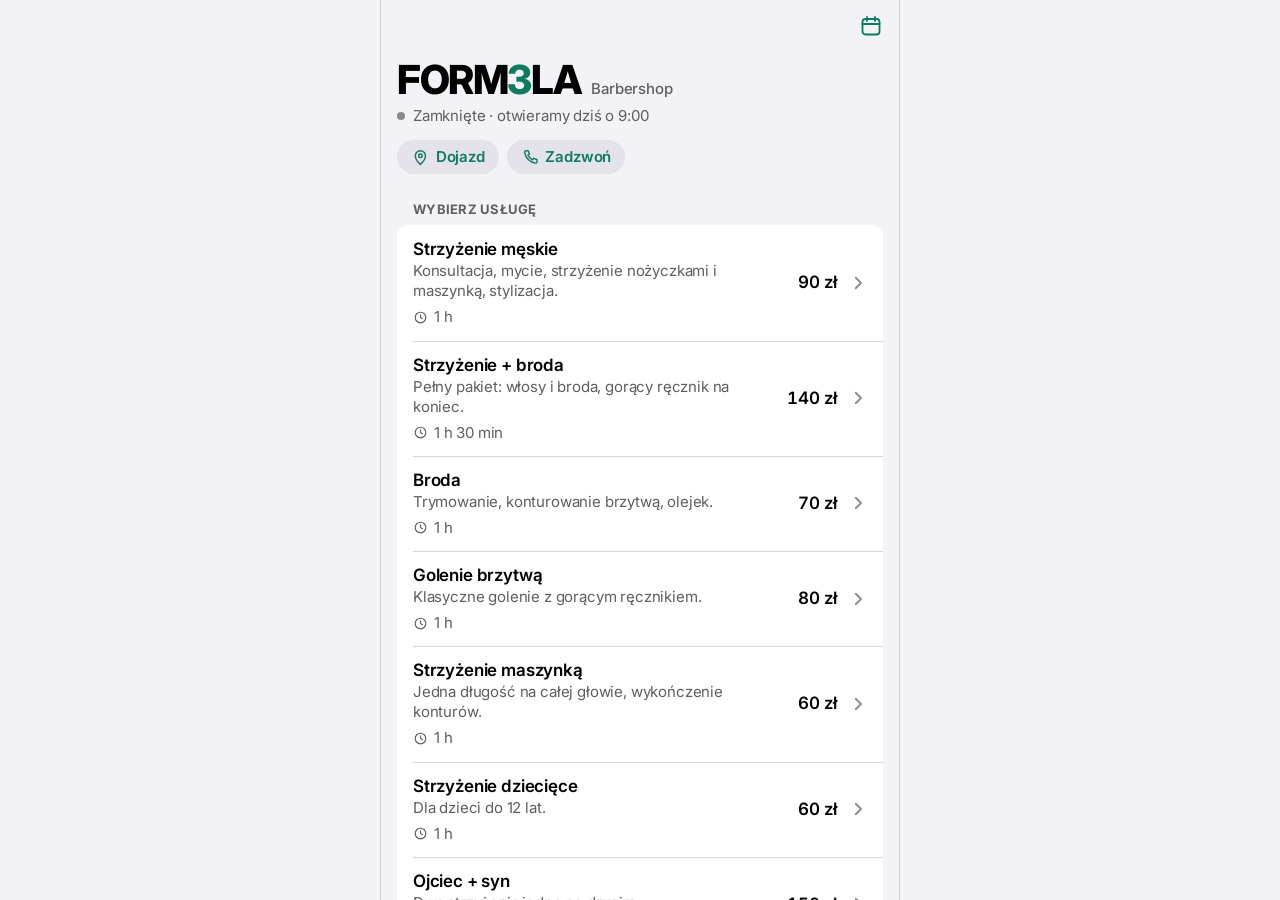
<file: index.html>
<!doctype html>
<html lang="pl">
<head>
  <meta charset="utf-8">
  <meta name="viewport" content="width=device-width, initial-scale=1, viewport-fit=cover">
  <title>FORM3LA — Rezerwacja wizyty</title>
  <meta name="description" content="Zarezerwuj wizytę w FORM3LA Barbershop: wybierz usługę, dzień i godzinę. Bez zakładania konta.">
  <meta name="theme-color" content="#f2f2f7" media="(prefers-color-scheme: light)">
  <meta name="theme-color" content="#000000" media="(prefers-color-scheme: dark)">
  <meta name="apple-mobile-web-app-capable" content="yes">
  <meta name="mobile-web-app-capable" content="yes">
  <meta name="apple-mobile-web-app-status-bar-style" content="default">
  <meta name="apple-mobile-web-app-title" content="FORM3LA">
  <meta property="og:title" content="FORM3LA — zarezerwuj wizytę">
  <meta property="og:description" content="Wolne terminy na żywo. Rezerwacja w trzech dotknięciach.">
  <link rel="icon" href="icons/icon.svg" type="image/svg+xml">
  <link rel="apple-touch-icon" href="icons/icon-180.png">
  <link rel="manifest" href="manifest.webmanifest">
  <link rel="preconnect" href="https://fonts.googleapis.com">
  <link rel="preconnect" href="https://fonts.gstatic.com" crossorigin>
  <link rel="stylesheet" href="https://fonts.googleapis.com/css2?family=Inter:opsz,wght@14..32,400..800&display=swap">
  <link rel="stylesheet" href="css/app.css">
</head>
<body>
<!--
THESIS: Rezerwacja u barbera jako natywna aplikacja iOS w przeglądarce — usługa, dzień, godzina, karnet w Wallet-stylu. Odrzuca landing z hero i formularzem kontaktowym oraz marketplace'owe listy Booksy.
OWN-WORLD: Tła grupowane #F2F2F7 / czarne w trybie ciemnym, listy inset, materiał pasków z rozmyciem, jedna sosnowa zieleń (#0E7A5E) tylko dla wyboru, głównej akcji i karnetu. SF Pro (Inter poza Apple), cyfry tabelaryczne.
STORY: Klient widzi salon i status otwarcia, wybiera usługę z ceną i czasem, przewija pasek dni, stuka godzinę, podaje imię i telefon w arkuszu, dostaje karnet i dodaje go do kalendarza.
FIRST VIEWPORT: Znak FORM3LA 40px z zieloną „3”, status „Otwarte do 19:00”, dwa przyciski-pigułki (Dojazd, Zadzwoń), a pod nimi lista usług z ceną po prawej — pierwsza usługa widoczna bez przewijania.
FORM: iOS Calendar + Wallet (przypięte w briefie; roll pominięty — brief wygrywa), seed dcd28fcd. Podniesienie od odrzuconego „monochrome product canon”: kolor marki użyty najwyżej 4 razy na ekran.
FINISH: unreviewed and undocumented is unfinished; this build ends with the finish review, the verdict, and DESIGN.md
-->
  <div class="app" id="app">
    <main class="stack" id="stack" aria-live="polite"></main>
  </div>
  <div id="overlays"></div>
  <div id="island" class="island" role="status" aria-live="polite"></div>
  <noscript><p style="padding:24px;font-family:system-ui">Do rezerwacji potrzebny jest JavaScript.</p></noscript>
  <script type="module" src="js/client.js"></script>
  <script>
    if ('serviceWorker' in navigator) addEventListener('load', () => navigator.serviceWorker.register('sw.js').catch(() => {}));
  </script>
</body>
</html>
</file>
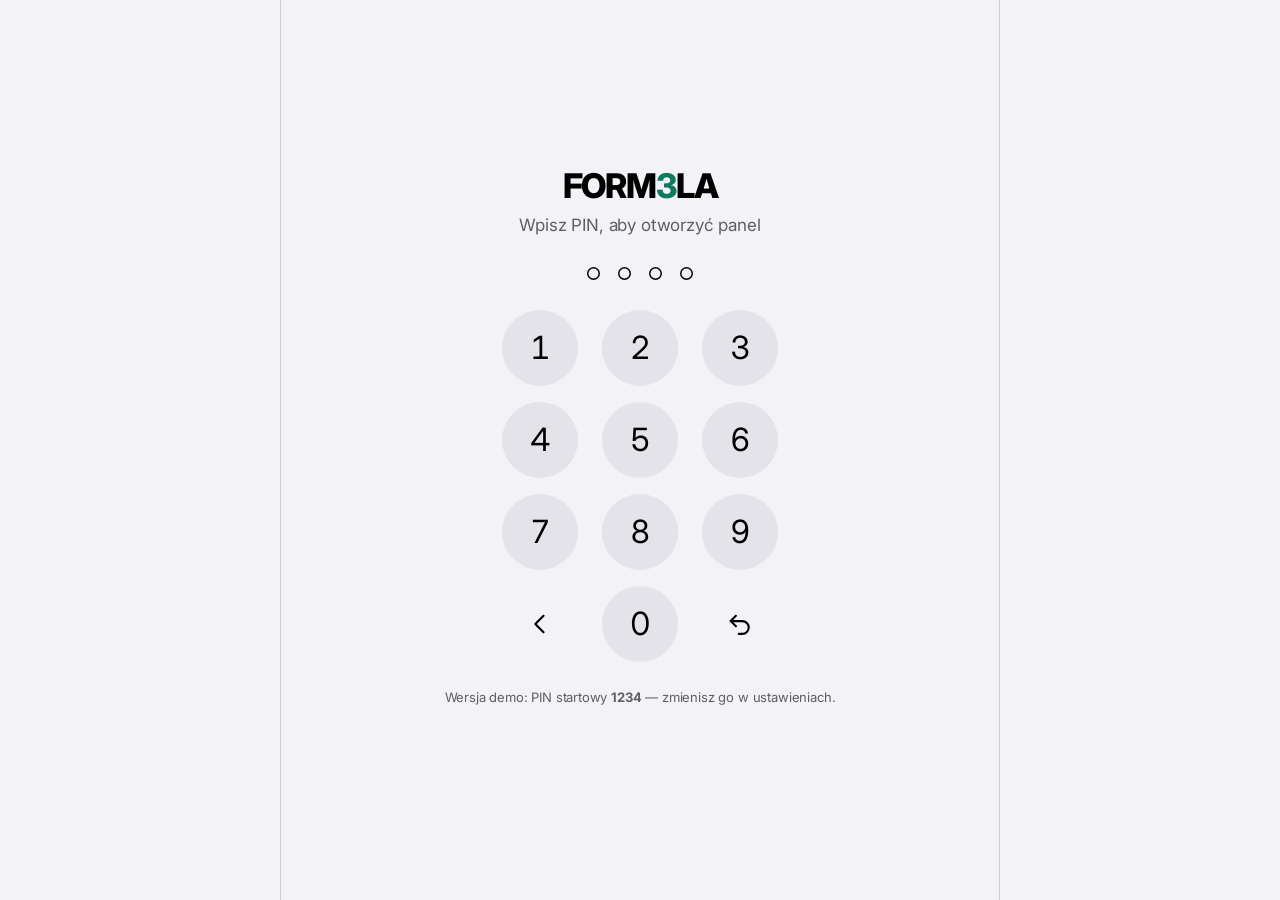
<file: admin.html>
<!doctype html>
<html lang="pl">
<head>
  <meta charset="utf-8">
  <meta name="viewport" content="width=device-width, initial-scale=1, viewport-fit=cover">
  <title>FORM3LA — Panel barbera</title>
  <meta name="robots" content="noindex">
  <meta name="theme-color" content="#f2f2f7" media="(prefers-color-scheme: light)">
  <meta name="theme-color" content="#000000" media="(prefers-color-scheme: dark)">
  <meta name="apple-mobile-web-app-capable" content="yes">
  <meta name="mobile-web-app-capable" content="yes">
  <meta name="apple-mobile-web-app-title" content="F3 Panel">
  <link rel="icon" href="icons/icon.svg" type="image/svg+xml">
  <link rel="apple-touch-icon" href="icons/icon-180.png">
  <link rel="manifest" href="manifest-admin.webmanifest">
  <link rel="preconnect" href="https://fonts.googleapis.com">
  <link rel="preconnect" href="https://fonts.gstatic.com" crossorigin>
  <link rel="stylesheet" href="https://fonts.googleapis.com/css2?family=Inter:opsz,wght@14..32,400..800&display=swap">
  <link rel="stylesheet" href="css/app.css">
</head>
<body>
  <div class="app wide" id="app">
    <main class="stack" id="stack"></main>
    <nav class="tabbar" id="tabbar" role="tablist" aria-label="Sekcje panelu" hidden></nav>
  </div>
  <div id="overlays"></div>
  <div id="island" class="island" role="status" aria-live="polite"></div>
  <script type="module" src="js/admin.js"></script>
  <script>
    if ('serviceWorker' in navigator) addEventListener('load', () => navigator.serviceWorker.register('sw.js').catch(() => {}));
  </script>
</body>
</html>
</file>
<file: css/app.css>
/* FORM3LA — system wizualny w gramatyce iOS.
   Tła grupowane, listy inset, materiały pasków, arkusze z prezentacją „karty”,
   jeden kolor marki (sosnowa zieleń) używany oszczędnie: wybór, główna akcja, karnet wizyty. */

:root {
  --bg: #f2f2f7;
  --bg-elev: #ffffff;
  --fill: rgba(118, 118, 128, 0.12);
  --fill-2: rgba(118, 118, 128, 0.2);
  --label: #000000;
  --label-2: #5e5e63;
  --label-3: #8a8a8e;
  --sep: rgba(60, 60, 67, 0.2);
  --tint: #0e7a5e;
  --tint-press: #0a6550;
  --tint-soft: rgba(14, 122, 94, 0.12);
  --tint-ink: #ffffff;
  --red: #d70015;
  --red-soft: rgba(215, 0, 21, 0.1);
  --orange: #b25000;
  --orange-soft: rgba(201, 105, 0, 0.13);
  --blue: #0064d1;
  --bar: rgba(249, 249, 251, 0.82);
  --scrim: rgba(0, 0, 0, 0.32);
  --island: #0b0b0c;
  --shadow-1: 0 1px 2px rgba(0, 0, 0, 0.05), 0 4px 14px rgba(0, 0, 0, 0.05);
  --shadow-sheet: 0 -6px 30px rgba(0, 0, 0, 0.12);
  --pass: #0e7a5e;
  --pass-ink: #f3fbf8;
  --pass-dim: rgba(243, 251, 248, 0.72);

  --r-sm: 10px;
  --r: 12px;
  --r-lg: 16px;
  --r-sheet: 14px;
  --gutter: 16px;
  --font: -apple-system, BlinkMacSystemFont, "SF Pro Text", "Inter", "Segoe UI", Roboto, system-ui, sans-serif;
  --font-display: -apple-system, BlinkMacSystemFont, "SF Pro Display", "Inter", "Segoe UI", Roboto, system-ui, sans-serif;
  --spring: cubic-bezier(0.32, 0.72, 0, 1);
  --ease-out: cubic-bezier(0.16, 1, 0.3, 1);
  --safe-b: env(safe-area-inset-bottom, 0px);
  --safe-t: env(safe-area-inset-top, 0px);
  color-scheme: light dark;
}

@media (prefers-color-scheme: dark) {
  :root {
    --bg: #000000;
    --bg-elev: #1c1c1e;
    --fill: rgba(118, 118, 128, 0.24);
    --fill-2: rgba(118, 118, 128, 0.36);
    --label: #ffffff;
    --label-2: #aeaeb2;
    --label-3: #8d8d93;
    --sep: rgba(84, 84, 88, 0.6);
    --tint: #3ccf9f;
    --tint-press: #2fb88b;
    --tint-soft: rgba(60, 207, 159, 0.16);
    --tint-ink: #00261b;
    --red: #ff6961;
    --red-soft: rgba(255, 105, 97, 0.16);
    --orange: #ffb340;
    --orange-soft: rgba(255, 179, 64, 0.16);
    --blue: #5eaaff;
    --bar: rgba(22, 22, 24, 0.8);
    --scrim: rgba(0, 0, 0, 0.55);
    --island: #2c2c2e;
    --island-edge: rgba(255, 255, 255, 0.12);
    --shadow-1: none;
    --shadow-sheet: 0 -6px 30px rgba(0, 0, 0, 0.5);
    --pass: #13644f;
    --pass-ink: #effbf6;
    --pass-dim: rgba(239, 251, 246, 0.7);
  }
}

* { box-sizing: border-box; }
html, body { margin: 0; height: 100%; }
html { -webkit-text-size-adjust: 100%; }
body {
  font-family: var(--font);
  font-size: 17px;
  line-height: 1.35;
  letter-spacing: -0.01em;
  color: var(--label);
  background: #000;
  -webkit-font-smoothing: antialiased;
  -webkit-tap-highlight-color: transparent;
  overflow: hidden;
  overscroll-behavior: none;
}
::selection { background: var(--tint-soft); color: var(--label); }
button, input, select, textarea { font: inherit; color: inherit; letter-spacing: inherit; }
button { cursor: pointer; background: none; border: 0; padding: 0; }
a { color: var(--tint); text-decoration: none; }
:focus-visible { outline: 3px solid color-mix(in srgb, var(--tint) 55%, transparent); outline-offset: 2px; border-radius: 8px; }
.ic { width: 1.25em; height: 1.25em; flex: none; display: block; }
.num { font-variant-numeric: tabular-nums; }
.sr { position: absolute; width: 1px; height: 1px; overflow: hidden; clip: rect(0 0 0 0); white-space: nowrap; }
[hidden] { display: none !important; }

/* ---------- Ramka aplikacji (prezentacja karty pod arkuszem) ---------- */
.app {
  position: fixed;
  inset: 0;
  background: var(--bg);
  overflow: hidden;
  transform-origin: 50% 0;
  transition: transform 0.5s var(--spring), border-radius 0.5s var(--spring), filter 0.5s var(--spring);
}
@media (min-width: 700px) {
  body { background: var(--bg); }
  .app { left: 50%; width: 520px; margin-left: -260px; border-left: 1px solid var(--sep); border-right: 1px solid var(--sep); }
  .app.wide { width: 720px; margin-left: -360px; }
}
body.sheet-open .app {
  transform: translateY(calc(var(--safe-t) + 10px)) scale(0.93);
  border-radius: 12px;
  filter: brightness(0.92);
}
@media (prefers-color-scheme: dark) {
  body.sheet-open .app { filter: brightness(0.6); }
  .sheet { --bg: #1c1c1e; --bg-elev: #2c2c2e; --fill: rgba(118, 118, 128, 0.3); }
}

/* ---------- Widoki i stos ---------- */
.stack { position: absolute; inset: 0; }
.view {
  position: absolute;
  inset: 0;
  background: var(--bg);
  display: flex;
  flex-direction: column;
  transition: transform 0.5s var(--spring), filter 0.5s var(--spring);
  will-change: transform;
}
.view.enter { transform: translateX(100%); }
.view.leave { transform: translateX(100%); box-shadow: none; }
.view.behind { transform: translateX(-28%); filter: brightness(0.9); pointer-events: none; }
.view:not(:first-child) { box-shadow: -10px 0 30px rgba(0, 0, 0, 0.08); }
.view.fade-in { animation: fadeIn 0.32s var(--ease-out); }
@keyframes fadeIn { from { opacity: 0; transform: scale(0.985); } }

.navbar {
  position: absolute;
  top: 0; left: 0; right: 0;
  z-index: 5;
  height: calc(52px + var(--safe-t));
  padding: var(--safe-t) 8px 0;
  display: grid;
  grid-template-columns: 1fr auto 1fr;
  align-items: center;
  background: transparent;
  transition: background 0.25s, box-shadow 0.25s;
}
.navbar.scrolled, .view.no-large .navbar {
  background: var(--bar);
  -webkit-backdrop-filter: saturate(180%) blur(20px);
  backdrop-filter: saturate(180%) blur(20px);
  box-shadow: 0 0.5px 0 var(--sep);
}
.nav-title {
  font-weight: 600;
  font-size: 17px;
  max-width: 56vw;
  white-space: nowrap;
  overflow: hidden;
  text-overflow: ellipsis;
  opacity: 0;
  transform: translateY(4px);
  transition: opacity 0.2s, transform 0.25s var(--ease-out);
}
.navbar.scrolled .nav-title, .view.no-large .nav-title { opacity: 1; transform: none; }
.nav-left { justify-self: start; display: flex; }
.nav-right { justify-self: end; display: flex; gap: 4px; align-items: center; }
.nav-back, .nav-btn {
  display: inline-flex;
  align-items: center;
  gap: 2px;
  min-height: 44px;
  padding: 0 8px 0 2px;
  color: var(--tint);
  font-size: 17px;
  border-radius: 10px;
}
.nav-back .ic { width: 26px; height: 26px; stroke-width: 2.2; }
.nav-btn { padding: 0 8px; font-weight: 400; }
.nav-btn .ic { width: 24px; height: 24px; }
.nav-btn.strong { font-weight: 600; }
.nav-back:active, .nav-btn:active { opacity: 0.4; }

.scroll {
  flex: 1;
  overflow-y: auto;
  overflow-x: hidden;
  -webkit-overflow-scrolling: touch;
  overscroll-behavior-y: contain;
  padding-top: calc(52px + var(--safe-t));
}
.content { padding: 0 var(--gutter) calc(40px + var(--safe-b)); }
.has-tabbar .content { padding-bottom: calc(110px + var(--safe-b)); }
.large-title {
  font-family: var(--font-display);
  font-size: 34px;
  line-height: 41px;
  font-weight: 700;
  letter-spacing: 0.01em;
  margin: 2px 0 10px;
  text-wrap: balance;
}

/* ---------- Listy grupowane (inset) ---------- */
.group-label {
  font-size: 13px;
  line-height: 18px;
  color: var(--label-2);
  text-transform: uppercase;
  letter-spacing: 0.02em;
  margin: 26px 16px 7px;
}
.group-foot { font-size: 13px; line-height: 18px; color: var(--label-2); margin: 7px 16px 0; text-wrap: pretty; }
.group {
  background: var(--bg-elev);
  border-radius: var(--r);
  overflow: hidden;
}
.row {
  position: relative;
  display: flex;
  align-items: center;
  gap: 12px;
  width: 100%;
  min-height: 48px;
  padding: 11px 16px;
  text-align: left;
  background: var(--bg-elev);
  transition: background 0.15s;
}
.row + .row::before {
  content: "";
  position: absolute;
  top: 0; right: 0;
  left: var(--sep-inset, 16px);
  height: 0.5px;
  background: var(--sep);
}
.row.has-icon { --sep-inset: 60px; }
button.row:active, a.row:active, label.row:active { background: var(--fill); }
button.row:disabled { opacity: 0.4; cursor: default; }
.row-main { flex: 1; min-width: 0; }
.row-title { font-size: 17px; line-height: 22px; }
.row-sub { font-size: 15px; line-height: 20px; color: var(--label-2); margin-top: 1px; }
.row-sub.clamp { display: -webkit-box; -webkit-line-clamp: 2; -webkit-box-orient: vertical; overflow: hidden; }
.row-val { color: var(--label-2); font-size: 17px; white-space: nowrap; }
.row-chev { color: var(--label-3); width: 18px; height: 18px; stroke-width: 2.4; }
.row.destructive .row-title { color: var(--red); }
.row.tinted .row-title { color: var(--tint); }
.row-icon {
  width: 30px; height: 30px;
  border-radius: 8px;
  display: grid; place-items: center;
  color: #fff;
  background: var(--tint);
  flex: none;
}
.row-icon .ic { width: 19px; height: 19px; stroke-width: 2; }
.row-icon.gray { background: #8e8e93; }
.row-icon.red { background: #ff3b30; }
.row-icon.orange { background: #ff9500; }
.row-icon.blue { background: #007aff; }
.row-icon.indigo { background: #5856d6; }
.row-icon.ink { background: #3a3a3c; }

/* pola w wierszach */
.field { display: flex; align-items: center; gap: 12px; }
.field label, .field .lbl { width: 92px; flex: none; font-size: 17px; }
.field input, .field select, .field textarea {
  flex: 1;
  min-width: 0;
  border: 0;
  background: transparent;
  padding: 0;
  font-size: 17px;
  outline: none;
  text-align: left;
}
.field textarea { resize: none; min-height: 66px; line-height: 22px; }
.field input::placeholder, .field textarea::placeholder { color: var(--label-3); }
.field select { appearance: none; -webkit-appearance: none; color: var(--label); }
.row.invalid .lbl, .row.invalid label { color: var(--red); }
input[type="time"], input[type="date"] {
  -webkit-appearance: none;
  appearance: none;
  background: var(--fill);
  border-radius: 8px;
  padding: 6px 10px;
  border: 0;
  font-size: 17px;
  font-variant-numeric: tabular-nums;
  min-height: 36px;
  color: var(--label);
  flex: none;
}
input[type="time"]::-webkit-date-and-time-value, input[type="date"]::-webkit-date-and-time-value { text-align: center; }
.field-error { color: var(--red); font-size: 13px; margin: 7px 16px 0; }

/* przełącznik iOS */
.switch { position: relative; width: 51px; height: 31px; flex: none; }
.switch input { position: absolute; inset: 0; opacity: 0; margin: 0; cursor: pointer; z-index: 1; }
.switch span {
  position: absolute; inset: 0;
  border-radius: 16px;
  background: var(--fill-2);
  transition: background 0.25s;
}
.switch span::after {
  content: "";
  position: absolute;
  top: 2px; left: 2px;
  width: 27px; height: 27px;
  border-radius: 50%;
  background: #fff;
  box-shadow: 0 3px 8px rgba(0, 0, 0, 0.15), 0 1px 1px rgba(0, 0, 0, 0.16);
  transition: transform 0.3s var(--spring);
}
.switch input:checked + span { background: #34c759; }
.switch input:checked + span::after { transform: translateX(20px); }
.switch input:focus-visible + span { outline: 3px solid color-mix(in srgb, var(--tint) 55%, transparent); outline-offset: 2px; }

/* segmented control */
.seg {
  position: relative;
  display: grid;
  grid-template-columns: repeat(var(--n), 1fr);
  background: var(--fill);
  border-radius: 9px;
  padding: 2px;
  min-height: 34px;
}
.seg-thumb {
  position: absolute;
  top: 2px; bottom: 2px; left: 2px;
  width: calc((100% - 4px) / var(--n));
  transform: translateX(calc(100% * var(--i)));
  background: var(--bg-elev);
  border-radius: 7px;
  box-shadow: 0 3px 8px rgba(0, 0, 0, 0.12), 0 3px 1px rgba(0, 0, 0, 0.04);
  transition: transform 0.35s var(--spring);
}
@media (prefers-color-scheme: dark) { .seg-thumb { background: #636366; } }
.seg-opt { position: relative; display: grid; place-items: center; font-size: 13px; font-weight: 500; cursor: pointer; padding: 0 4px; text-align: center; }
.seg-opt input { position: absolute; opacity: 0; pointer-events: none; }
.seg-opt:has(input:checked) { font-weight: 600; }
.seg-opt:has(input:focus-visible) { outline: 2px solid var(--tint); border-radius: 7px; }

/* ---------- Przyciski ---------- */
.btn {
  position: relative;
  display: flex;
  align-items: center;
  justify-content: center;
  gap: 8px;
  width: 100%;
  min-height: 52px;
  padding: 0 20px;
  border-radius: 14px;
  font-size: 17px;
  font-weight: 600;
  background: var(--tint);
  color: var(--tint-ink);
  transition: transform 0.2s var(--ease-out), background 0.15s, opacity 0.2s;
}
.btn:active { transform: scale(0.975); background: var(--tint-press); }
.btn:disabled { opacity: 0.45; }
.btn.secondary { background: var(--tint-soft); color: var(--tint); }
.btn.plain { background: transparent; color: var(--tint); font-weight: 400; min-height: 44px; }
.btn.danger { background: var(--red-soft); color: var(--red); }
.btn.gray { background: var(--fill); color: var(--label); }
.btn .ic { width: 22px; height: 22px; }
.btn.loading { color: transparent !important; }
.btn.loading::after {
  content: "";
  position: absolute;
  width: 20px; height: 20px;
  border-radius: 50%;
  border: 2.4px solid var(--tint-ink);
  border-right-color: transparent;
  animation: spin 0.7s linear infinite;
}
.btn.secondary.loading::after, .btn.danger.loading::after { border-color: currentColor; border-right-color: transparent; }
@keyframes spin { to { transform: rotate(360deg); } }
.btn-stack { display: grid; gap: 10px; }
.pill-btn {
  display: inline-flex; align-items: center; gap: 6px;
  min-height: 34px;
  padding: 0 14px;
  border-radius: 17px;
  background: var(--fill);
  color: var(--tint);
  font-size: 15px;
  font-weight: 600;
}
.pill-btn:active { opacity: 0.6; }
.circle-btn {
  display: grid; place-items: center;
  width: 44px; height: 44px;
  border-radius: 50%;
  background: var(--tint-soft);
  color: var(--tint);
}
.circle-btn .ic { width: 22px; height: 22px; }

/* ---------- Pasek dolny przyklejony (CTA) ---------- */
.dock {
  position: absolute;
  left: 0; right: 0; bottom: 0;
  z-index: 6;
  padding: 10px var(--gutter) calc(10px + var(--safe-b));
  background: var(--bar);
  -webkit-backdrop-filter: saturate(180%) blur(20px);
  backdrop-filter: saturate(180%) blur(20px);
  box-shadow: 0 -0.5px 0 var(--sep);
  transform: translateY(0);
  transition: transform 0.45s var(--spring);
}
.dock.hide { transform: translateY(110%); }

/* ---------- Pasek kart (admin) ---------- */
.tabbar {
  position: absolute;
  left: 0; right: 0; bottom: 0;
  z-index: 8;
  display: grid;
  grid-template-columns: repeat(4, 1fr);
  padding: 6px 4px calc(4px + var(--safe-b));
  background: var(--bar);
  -webkit-backdrop-filter: saturate(180%) blur(20px);
  backdrop-filter: saturate(180%) blur(20px);
  box-shadow: 0 -0.5px 0 var(--sep);
}
.tab {
  display: flex; flex-direction: column; align-items: center; gap: 2px;
  min-height: 48px;
  color: var(--label-3);
  font-size: 10.5px;
  font-weight: 500;
  letter-spacing: 0.01em;
}
.tab .ic { width: 27px; height: 27px; stroke-width: 1.7; }
.tab[aria-selected="true"] { color: var(--tint); }
.tab[aria-selected="true"] .ic { stroke-width: 2.1; }
.tab:active .ic { transform: scale(0.88); transition: transform 0.1s; }

/* ---------- Arkusze ---------- */
#overlays { position: fixed; inset: 0; pointer-events: none; z-index: 50; }
.sheet-layer { position: absolute; inset: 0; pointer-events: auto; }
.scrim { position: absolute; inset: 0; background: var(--scrim); opacity: 0; transition: opacity 0.4s var(--spring); }
.sheet-layer.open .scrim { opacity: 1; }
.sheet {
  position: absolute;
  left: 0; right: 0; bottom: 0;
  max-height: calc(100% - var(--safe-t) - 26px);
  display: flex;
  flex-direction: column;
  background: var(--bg);
  border-radius: var(--r-sheet) var(--r-sheet) 0 0;
  box-shadow: var(--shadow-sheet);
  transform: translateY(100%);
  transition: transform 0.5s var(--spring);
  margin: 0 auto;
  max-width: 560px;
}
.sheet.tall { height: calc(100% - var(--safe-t) - 26px); }
.sheet-layer.open .sheet { transform: translateY(0); }
.grabber { width: 36px; height: 5px; border-radius: 3px; background: var(--fill-2); margin: 6px auto 0; flex: none; }
.sheet-head {
  display: grid;
  grid-template-columns: 1fr auto 1fr;
  align-items: center;
  padding: 2px 8px 6px;
  flex: none;
  touch-action: none;
}
.sheet-head h2 { margin: 0; font-size: 17px; font-weight: 600; text-align: center; max-width: 52vw; white-space: nowrap; overflow: hidden; text-overflow: ellipsis; }
.sheet-btn { min-height: 44px; padding: 0 10px; color: var(--tint); font-size: 17px; justify-self: start; border-radius: 10px; }
.sheet-btn.strong { font-weight: 600; justify-self: end; }
.sheet-btn.ghost { pointer-events: none; }
.sheet-btn:active { opacity: 0.4; }
.sheet-body { overflow-y: auto; padding: 4px var(--gutter) calc(24px + var(--safe-b)); overscroll-behavior: contain; }

/* action sheet */
.asheet {
  position: absolute;
  left: 8px; right: 8px;
  bottom: calc(8px + var(--safe-b));
  max-width: 520px;
  margin: 0 auto;
  display: grid;
  gap: 8px;
  transform: translateY(calc(100% + 20px));
  transition: transform 0.45s var(--spring);
}
.sheet-layer.open .asheet { transform: none; }
.asheet-group { background: var(--bar); -webkit-backdrop-filter: blur(30px) saturate(180%); backdrop-filter: blur(30px) saturate(180%); border-radius: 14px; overflow: hidden; }
.asheet-head { padding: 14px 16px; text-align: center; font-size: 13px; color: var(--label-2); box-shadow: inset 0 -0.5px 0 var(--sep); }
.asheet-head strong { display: block; font-weight: 600; margin-bottom: 2px; }
.asheet-head p { margin: 0; line-height: 18px; text-wrap: pretty; }
.asheet-btn {
  display: flex; align-items: center; justify-content: center; gap: 8px;
  width: 100%;
  min-height: 57px;
  font-size: 20px;
  color: var(--tint);
  background: transparent;
}
.asheet-btn + .asheet-btn { box-shadow: inset 0 0.5px 0 var(--sep); }
.asheet-btn .ic { width: 22px; height: 22px; }
.asheet-btn.destructive { color: var(--red); }
.asheet-btn.cancel { background: var(--bg-elev); border-radius: 14px; font-weight: 600; }
.asheet-btn:active { background: var(--fill); }

/* ---------- Wyspa ---------- */
.island {
  position: fixed;
  z-index: 100;
  bottom: calc(var(--safe-b) + 18px);
  left: 0; right: 0;
  margin: 0 auto;
  width: fit-content;
  display: flex;
  align-items: center;
  gap: 10px;
  min-height: 52px;
  max-width: min(420px, calc(100vw - 24px));
  padding: 8px 10px 8px 14px;
  border-radius: 28px;
  background: var(--island);
  color: #fff;
  border: 0.5px solid var(--island-edge, transparent);
  box-shadow: 0 10px 30px rgba(0, 0, 0, 0.25);
  transform: translateY(140%) scale(0.6);
  opacity: 0;
  transition: transform 0.55s var(--spring), opacity 0.3s;
  pointer-events: none;
}
.island.show { transform: none; opacity: 1; pointer-events: auto; }
.island-ic { color: #3ce0a6; display: grid; }
.island-ic .ic { width: 26px; height: 26px; }
.island.tone-error .island-ic { color: #ff6961; }
.island.tone-warn .island-ic { color: #ffb340; }
.island-txt { display: grid; min-width: 0; padding-right: 6px; }
.island-txt strong { font-size: 15px; font-weight: 600; }
.island-txt small { font-size: 13px; color: rgba(255, 255, 255, 0.72); line-height: 17px; }
.island-act { flex: none; min-height: 36px; padding: 0 14px; border-radius: 18px; background: rgba(255, 255, 255, 0.16); color: #fff; font-size: 15px; font-weight: 600; }

/* ---------- Klient: nagłówek salonu ---------- */
.brand {
  display: flex;
  align-items: baseline;
  gap: 10px;
  margin: 6px 0 2px;
}
.wordmark {
  font-family: var(--font-display);
  font-size: 40px;
  line-height: 44px;
  font-weight: 800;
  letter-spacing: -0.035em;
}
.wordmark b { color: var(--tint); font-weight: 800; }
.brand small { font-size: 15px; color: var(--label-2); font-weight: 500; }
.status-line { display: flex; align-items: center; gap: 8px; color: var(--label-2); font-size: 15px; margin: 4px 0 0; }
.dot { width: 8px; height: 8px; border-radius: 50%; background: #34c759; flex: none; }
.dot.closed { background: var(--label-3); }
.salon-actions { display: flex; gap: 8px; margin: 14px 0 0; flex-wrap: wrap; }

/* karta usługi */
.svc { align-items: flex-start; padding-top: 13px; padding-bottom: 13px; }
.svc .row-title { font-weight: 600; }
.svc-meta { display: flex; align-items: center; gap: 6px; margin-top: 6px; font-size: 15px; color: var(--label-2); }
.svc-meta .ic { width: 15px; height: 15px; }
.svc-price { font-size: 17px; font-weight: 600; font-variant-numeric: tabular-nums; white-space: nowrap; align-self: center; }
.svc .row-chev { align-self: center; }

/* ---------- Wybór terminu ---------- */
.summary-chip {
  display: flex; align-items: center; gap: 12px;
  background: var(--bg-elev);
  border-radius: var(--r);
  padding: 12px 14px;
}
.summary-chip .row-icon { width: 40px; height: 40px; border-radius: 11px; }
.summary-chip .row-icon .ic { width: 22px; height: 22px; }
.month-head { display: flex; align-items: center; justify-content: space-between; margin: 22px 0 8px; }
.month-head h3 { margin: 0; font-size: 20px; font-weight: 700; letter-spacing: 0.01em; }
.daystrip {
  display: flex;
  gap: 8px;
  overflow-x: auto;
  scroll-snap-type: x mandatory;
  scroll-padding: 0 var(--gutter);
  margin: 0 calc(-1 * var(--gutter));
  padding: 4px var(--gutter) 10px;
  scrollbar-width: none;
}
.daystrip::-webkit-scrollbar { display: none; }
.day {
  scroll-snap-align: start;
  flex: none;
  width: 52px;
  height: 74px;
  border-radius: 14px;
  background: var(--bg-elev);
  display: flex;
  flex-direction: column;
  align-items: center;
  justify-content: center;
  gap: 2px;
  transition: background 0.2s, color 0.2s, transform 0.2s var(--ease-out);
}
.day small { font-size: 12px; font-weight: 600; text-transform: uppercase; color: var(--label-2); letter-spacing: 0.02em; }
.day strong { font-size: 21px; font-weight: 600; font-variant-numeric: tabular-nums; }
.day i { width: 5px; height: 5px; border-radius: 50%; background: var(--tint); }
.day.off { background: transparent; color: var(--label-3); box-shadow: inset 0 0 0 1px var(--sep); }
.day.off small { color: var(--label-3); }
.day.off i { background: transparent; }
.day.full i { background: var(--label-3); }
.day[aria-pressed="true"] { background: var(--tint); color: var(--tint-ink); }
.day[aria-pressed="true"] small { color: var(--tint-ink); opacity: 0.85; }
.day[aria-pressed="true"] i { background: var(--tint-ink); }
.day:active { transform: scale(0.94); }
.day.today:not([aria-pressed="true"]) strong { color: var(--tint); }

.slot-head { display: flex; align-items: baseline; justify-content: space-between; margin: 18px 4px 8px; }
.slot-head h4 { margin: 0; font-size: 15px; font-weight: 600; color: var(--label-2); }
.slot-head span { font-size: 13px; color: var(--label-3); }
.slots { display: grid; grid-template-columns: repeat(auto-fill, minmax(78px, 1fr)); gap: 8px; }
.slot {
  min-height: 46px;
  border-radius: 12px;
  background: var(--bg-elev);
  font-size: 17px;
  font-weight: 600;
  font-variant-numeric: tabular-nums;
  color: var(--tint);
  box-shadow: inset 0 0 0 1px var(--tint-soft);
  transition: transform 0.18s var(--ease-out), background 0.15s, color 0.15s;
}
.slot:active { transform: scale(0.95); }
.slot[aria-pressed="true"] { background: var(--tint); color: var(--tint-ink); box-shadow: none; }
.slots-enter > * { animation: slotIn 0.42s var(--ease-out) backwards; animation-delay: calc(var(--k, 0) * 18ms); }
@keyframes slotIn { from { transform: translateY(8px) scale(0.97); } }

.empty {
  text-align: center;
  padding: 34px 18px;
  background: var(--bg-elev);
  border-radius: var(--r);
  margin-top: 18px;
}
.empty .ic { width: 40px; height: 40px; margin: 0 auto 10px; color: var(--label-3); stroke-width: 1.4; }
.empty h4 { margin: 0 0 4px; font-size: 17px; font-weight: 600; }
.empty p { margin: 0 0 14px; color: var(--label-2); font-size: 15px; text-wrap: pretty; }
.empty .pill-btn { margin: 0 auto; }

/* podsumowanie w arkuszu */
.recap { background: var(--bg-elev); border-radius: var(--r); padding: 16px; display: grid; gap: 12px; }
.recap-row { display: flex; align-items: center; gap: 12px; }
.recap-row .ic { width: 22px; height: 22px; color: var(--tint); }
.recap-row b { font-weight: 600; }
.recap-row span { color: var(--label-2); }
.recap-total { display: flex; justify-content: space-between; align-items: baseline; padding-top: 12px; box-shadow: inset 0 0.5px 0 var(--sep); font-size: 17px; }
.recap-total strong { font-size: 22px; font-variant-numeric: tabular-nums; }
.fine { font-size: 13px; line-height: 18px; color: var(--label-2); margin: 12px 4px 16px; text-wrap: pretty; }

/* ---------- Karnet wizyty (Wallet) ---------- */
.pass {
  position: relative;
  background: var(--pass);
  color: var(--pass-ink);
  border-radius: 18px;
  padding: 18px 20px 20px;
  box-shadow: 0 18px 40px -18px rgba(14, 122, 94, 0.6), 0 2px 6px rgba(0, 0, 0, 0.08);
  overflow: hidden;
  isolation: isolate;
}
.pass::before {
  /* subtelna faktura: drobna siatka kresek jak grawer na karcie */
  content: "";
  position: absolute; inset: 0;
  background: repeating-linear-gradient(135deg, rgba(255, 255, 255, 0.045) 0 1px, transparent 1px 7px);
  z-index: -1;
}
.pass-top { display: flex; justify-content: space-between; align-items: center; }
.pass-top .wordmark { font-size: 22px; line-height: 26px; color: var(--pass-ink); }
.pass-top .wordmark b { color: var(--pass-ink); opacity: 0.6; }
.pass-code { text-align: right; font-size: 11px; letter-spacing: 0.08em; text-transform: uppercase; color: var(--pass-dim); }
.pass-code strong { display: block; font-size: 17px; letter-spacing: 0.12em; color: var(--pass-ink); font-variant-numeric: tabular-nums; }
.pass-when { margin: 22px 0 4px; }
.pass-when small { display: block; font-size: 15px; font-weight: 500; color: var(--pass-dim); margin-top: 2px; }
.pass-when strong { display: block; font-family: var(--font-display); font-size: 44px; line-height: 48px; font-weight: 700; letter-spacing: -0.02em; font-variant-numeric: tabular-nums; }
.pass-when span { font-size: 17px; font-weight: 500; }
.pass-tear { position: relative; height: 0; border-top: 1.5px dashed rgba(255, 255, 255, 0.28); margin: 18px -20px 16px; }
.pass-tear::before, .pass-tear::after {
  content: ""; position: absolute; top: -11px;
  width: 20px; height: 20px; border-radius: 50%;
  background: var(--bg);
}
.pass-tear::before { left: -10px; }
.pass-tear::after { right: -10px; }
.pass-grid { display: grid; grid-template-columns: 1fr auto; gap: 14px 16px; }
.pass-grid small { display: block; font-size: 11px; letter-spacing: 0.08em; text-transform: uppercase; color: var(--pass-dim); margin-bottom: 2px; }
.pass-grid div { font-size: 16px; font-weight: 600; min-width: 0; }
.pass-grid .r { text-align: right; }
.pass.cancelled { background: #6c6c70; box-shadow: none; }
.pass-status { display: inline-flex; align-items: center; gap: 6px; margin-top: 14px; padding: 4px 10px; border-radius: 8px; background: rgba(255, 255, 255, 0.16); font-size: 13px; font-weight: 600; }
.pass.cancelled .pass-when strong { text-decoration: line-through; text-decoration-thickness: 2px; }
.pass-in { animation: passIn 0.9s var(--spring) both; }
@keyframes passIn {
  0% { transform: translateY(40px) rotateX(18deg) scale(0.92); opacity: 0; }
  60% { opacity: 1; }
  100% { transform: none; }
}
.done-mark { display: grid; place-items: center; margin: 18px 0 14px; }
.done-mark svg { width: 64px; height: 64px; }
.done-mark circle { fill: none; stroke: var(--tint); stroke-width: 3; stroke-dasharray: 190; stroke-dashoffset: 190; animation: draw 0.7s var(--ease-out) 0.1s forwards; }
.done-mark path { fill: none; stroke: var(--tint); stroke-width: 3.4; stroke-linecap: round; stroke-linejoin: round; stroke-dasharray: 40; stroke-dashoffset: 40; animation: draw 0.45s var(--ease-out) 0.6s forwards; }
@keyframes draw { to { stroke-dashoffset: 0; } }
.done-title { text-align: center; font-size: 28px; line-height: 34px; font-weight: 700; margin: 0 0 4px; letter-spacing: 0.005em; }
.done-sub { text-align: center; color: var(--label-2); margin: 0 0 22px; font-size: 15px; }

/* moje wizyty — mini karnety */
.mini-pass {
  display: flex; align-items: center; gap: 14px;
  width: 100%;
  text-align: left;
  background: var(--bg-elev);
  border-radius: var(--r);
  padding: 12px 14px;
  margin-top: 8px;
}
.mini-pass .date-tile {
  width: 52px; height: 56px; border-radius: 12px;
  background: var(--tint-soft); color: var(--tint);
  display: grid; place-items: center; align-content: center;
  flex: none;
}
.date-tile small { font-size: 11px; font-weight: 700; text-transform: uppercase; letter-spacing: 0.04em; }
.date-tile strong { font-size: 22px; line-height: 24px; font-weight: 700; font-variant-numeric: tabular-nums; }
.mini-pass:active { background: var(--fill); }

.footer-links { text-align: center; margin: 34px 0 0; font-size: 13px; color: var(--label-3); display: grid; gap: 6px; }
.footer-links a { color: var(--label-2); }
.demo-flag {
  display: flex; gap: 10px; align-items: flex-start;
  background: var(--orange-soft); color: var(--label);
  border-radius: var(--r); padding: 12px 14px; margin-top: 16px; font-size: 13px; line-height: 18px;
}
.demo-flag .ic { color: var(--orange); width: 20px; height: 20px; margin-top: 1px; }

/* ---------- Admin: kalendarz dnia ---------- */
.week {
  display: grid;
  grid-template-columns: repeat(7, 1fr);
  gap: 2px;
  margin: 0 -6px;
}
.wd { display: flex; flex-direction: column; align-items: center; gap: 4px; padding: 4px 0 6px; border-radius: 12px; min-height: 60px; }
.wd small { font-size: 11px; font-weight: 600; color: var(--label-3); text-transform: uppercase; }
.wd strong { width: 36px; height: 36px; border-radius: 50%; display: grid; place-items: center; font-size: 19px; font-weight: 500; font-variant-numeric: tabular-nums; transition: background 0.2s, color 0.2s; }
.wd i { display: flex; gap: 2px; height: 5px; }
.wd i b { width: 5px; height: 5px; border-radius: 50%; background: var(--label-3); }
.wd.today strong { color: var(--red); font-weight: 600; }
.wd[aria-pressed="true"] strong { background: var(--label); color: var(--bg); font-weight: 600; }
.wd.today[aria-pressed="true"] strong { background: var(--red); color: #fff; }
.wd.off strong { color: var(--label-3); }
.week-nav { display: flex; align-items: center; justify-content: space-between; margin: 0 0 6px; }
.week-nav h3 { margin: 0; font-size: 17px; font-weight: 600; }
.week-nav div { display: flex; }

.day-sum { display: flex; gap: 8px; margin: 12px 0 4px; overflow-x: auto; scrollbar-width: none; }
.day-sum span { flex: none; display: inline-flex; align-items: center; gap: 6px; padding: 6px 12px; border-radius: 16px; background: var(--bg-elev); font-size: 13px; font-weight: 600; color: var(--label-2); font-variant-numeric: tabular-nums; }
.day-sum span b { color: var(--label); }

.timeline { position: relative; margin: 14px 0 0 0; --hour: 64px; }
.tl-hour { position: relative; height: var(--hour); border-top: 0.5px solid var(--sep); padding-left: 52px; }
.tl-hour > span { position: absolute; left: 0; top: -9px; width: 44px; text-align: right; font-size: 12px; color: var(--label-3); font-variant-numeric: tabular-nums; background: var(--bg); padding-right: 4px; }
.tl-slot { position: absolute; left: 52px; right: 0; height: calc(var(--hour) / 2); }
.tl-slot:active { background: var(--tint-soft); border-radius: 6px; }
.tl-closed { position: absolute; left: 52px; right: 0; background: repeating-linear-gradient(-45deg, var(--fill) 0 2px, transparent 2px 9px); border-radius: 6px; pointer-events: none; }
.tl-break { position: absolute; left: 52px; right: 0; background: var(--fill); border-radius: 6px; font-size: 12px; color: var(--label-3); padding: 2px 8px; pointer-events: none; text-align: right; }
.tl-ev {
  position: absolute;
  left: 56px; right: 2px;
  border-radius: 8px;
  padding: 5px 9px;
  text-align: left;
  background: var(--tint-soft);
  color: var(--label);
  overflow: hidden;
  display: flex;
  flex-direction: column;
  gap: 1px;
  box-shadow: inset 3px 0 0 var(--tint);
  transition: transform 0.15s;
  animation: evIn 0.4s var(--ease-out) backwards;
}
@keyframes evIn { from { opacity: 0.4; transform: translateY(4px); } }
.tl-ev:active { transform: scale(0.98); }
.tl-ev strong { font-size: 14px; font-weight: 600; white-space: nowrap; overflow: hidden; text-overflow: ellipsis; }
.tl-ev span { font-size: 12px; color: var(--label-2); white-space: nowrap; overflow: hidden; text-overflow: ellipsis; font-variant-numeric: tabular-nums; }
.tl-ev.done { background: var(--fill); box-shadow: inset 3px 0 0 var(--label-3); }
.tl-ev.noshow { background: var(--orange-soft); box-shadow: inset 3px 0 0 var(--orange); }
.tl-ev.admin-src::after { content: ""; position: absolute; top: 7px; right: 8px; width: 6px; height: 6px; border-radius: 50%; background: var(--blue); }
.tl-now { position: absolute; left: 44px; right: 0; height: 0; border-top: 2px solid var(--red); z-index: 2; pointer-events: none; }
.tl-now::before { content: ""; position: absolute; left: -5px; top: -6px; width: 10px; height: 10px; border-radius: 50%; background: var(--red); }

/* status badge */
.badge { display: inline-flex; align-items: center; gap: 5px; padding: 2px 8px; border-radius: 6px; font-size: 12px; font-weight: 600; background: var(--tint-soft); color: var(--tint); }
.badge.cancelled { background: var(--red-soft); color: var(--red); }
.badge.noshow { background: var(--orange-soft); color: var(--orange); }
.badge.done { background: var(--fill); color: var(--label-2); }

/* kontakt klienta w arkuszu */
.contact-head { text-align: center; padding: 6px 0 14px; }
.avatar {
  width: 72px; height: 72px; border-radius: 50%;
  margin: 0 auto 10px;
  display: grid; place-items: center;
  background: linear-gradient(#a2a2a7, #858589);
  color: #fff; font-size: 30px; font-weight: 600;
}
.contact-head h3 { margin: 0; font-size: 24px; font-weight: 600; }
.contact-head p { margin: 2px 0 0; color: var(--label-2); font-size: 15px; }
.contact-actions { display: grid; grid-template-columns: repeat(3, 1fr); gap: 8px; margin: 14px 0 4px; }
.contact-actions a, .contact-actions button {
  display: flex; flex-direction: column; align-items: center; gap: 4px;
  padding: 10px 4px 8px;
  border-radius: 12px;
  background: var(--bg-elev);
  color: var(--tint);
  font-size: 12px; font-weight: 500;
}
.contact-actions .ic { width: 22px; height: 22px; }
.contact-actions a:active, .contact-actions button:active { background: var(--fill); }

.search {
  display: flex; align-items: center; gap: 6px;
  background: var(--fill);
  border-radius: 10px;
  padding: 0 10px;
  min-height: 38px;
  margin: 0 0 6px;
  color: var(--label-3);
}
.search input { flex: 1; border: 0; background: transparent; outline: none; font-size: 17px; color: var(--label); min-width: 0; }
.search .ic { width: 18px; height: 18px; }

.health {
  background: var(--bg-elev);
  border-radius: var(--r);
  padding: 16px;
  display: grid;
  gap: 12px;
}
.health-top { display: flex; align-items: center; gap: 12px; }
.health-top .row-icon { width: 44px; height: 44px; border-radius: 12px; background: #34c759; }
.health-top .row-icon .ic { width: 26px; height: 26px; }
.health-top strong { font-size: 17px; display: block; }
.health-top span { font-size: 13px; color: var(--label-2); }
.health ul { margin: 0; padding: 0; list-style: none; display: grid; gap: 8px; font-size: 15px; }
.health li { display: flex; gap: 8px; align-items: flex-start; }
.health li .ic { width: 18px; height: 18px; color: #34c759; margin-top: 2px; }
.health li.warn .ic { color: var(--orange); }

.login {
  min-height: 100%;
  display: flex; flex-direction: column; justify-content: center;
  padding: calc(40px + var(--safe-t)) 28px calc(40px + var(--safe-b));
  text-align: center;
}
.login .wordmark { font-size: 34px; }
.login p { color: var(--label-2); margin: 6px 0 30px; }
.pin-dots { display: flex; justify-content: center; gap: 18px; margin: 0 0 30px; }
.pin-dots i { width: 13px; height: 13px; border-radius: 50%; box-shadow: inset 0 0 0 1.5px var(--label); transition: background 0.15s, transform 0.2s var(--spring); }
.pin-dots i.on { background: var(--label); transform: scale(1.08); }
.pin-dots.shake { animation: shake 0.42s; }
@keyframes shake { 20%, 60% { transform: translateX(-10px); } 40%, 80% { transform: translateX(10px); } }
.keypad { display: grid; grid-template-columns: repeat(3, 76px); gap: 16px 24px; justify-content: center; }
.key {
  width: 76px; height: 76px; border-radius: 50%;
  background: var(--fill);
  font-size: 32px; font-weight: 400;
  display: grid; place-items: center;
  font-variant-numeric: tabular-nums;
  transition: background 0.25s;
}
.key:active { background: var(--fill-2); transition: none; }
.key.ghost { background: transparent; font-size: 17px; color: var(--label); }
.key.ghost .ic { width: 28px; height: 28px; }

.log-item .row-sub { font-size: 13px; }
.chip-row { display: flex; gap: 8px; flex-wrap: wrap; margin-top: 10px; }

@media (prefers-reduced-motion: reduce) {
  *, *::before, *::after { animation-duration: 0.01ms !important; animation-delay: 0ms !important; transition-duration: 0.01ms !important; }
}
</file>
